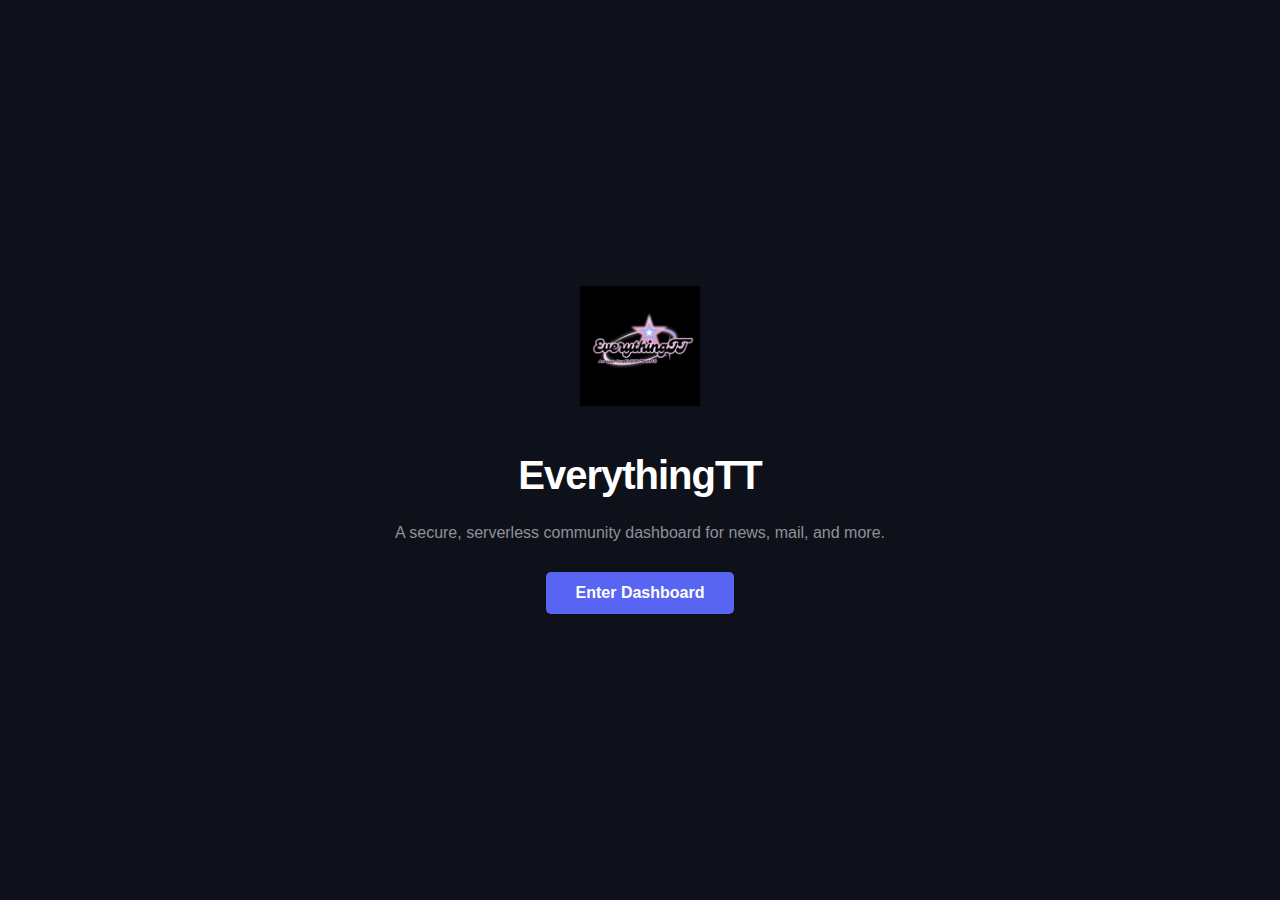
<file: index.html>
<!DOCTYPE html>
<html lang="en">
<head>
    <meta charset="UTF-8">
    <meta name="viewport" content="width=device-width, initial-scale=1.0">
    <title>EverythingTT - Community Dashboard</title>
    <style>
        :root {
            --primary: #5865f2;
            --bg: #0f111a;
            --text: #ffffff;
        }
        body {
            margin: 0;
            padding: 0;
            background: var(--bg);
            color: var(--text);
            font-family: 'Segoe UI', Tahoma, Geneva, Verdana, sans-serif;
            display: flex;
            flex-direction: column;
            align-items: center;
            justify-content: center;
            height: 100vh;
            text-align: center;
        }
        .logo {
            width: 120px;
            margin-bottom: 20px;
        }
        h1 {
            font-size: 2.5rem;
            margin-bottom: 10px;
            letter-spacing: -1px;
        }
        p {
            color: #8e9297;
            margin-bottom: 30px;
            max-width: 500px;
        }
        .btn {
            background: var(--primary);
            color: white;
            padding: 12px 30px;
            border-radius: 5px;
            text-decoration: none;
            font-weight: bold;
            transition: opacity 0.2s;
        }
        .btn:hover {
            opacity: 0.9;
        }
    </style>
</head>
<body>
    <img src="logo/EverythingTT.png" alt="EverythingTT Logo" class="logo">
    <h1>EverythingTT</h1>
    <p>A secure, serverless community dashboard for news, mail, and more.</p>
    <a href="news/index.html" class="btn">Enter Dashboard</a>

    <script>
        // Automatic redirect if preferred
        // window.location.href = 'news/index.html';
    </script>
</body>
</html>
</file>
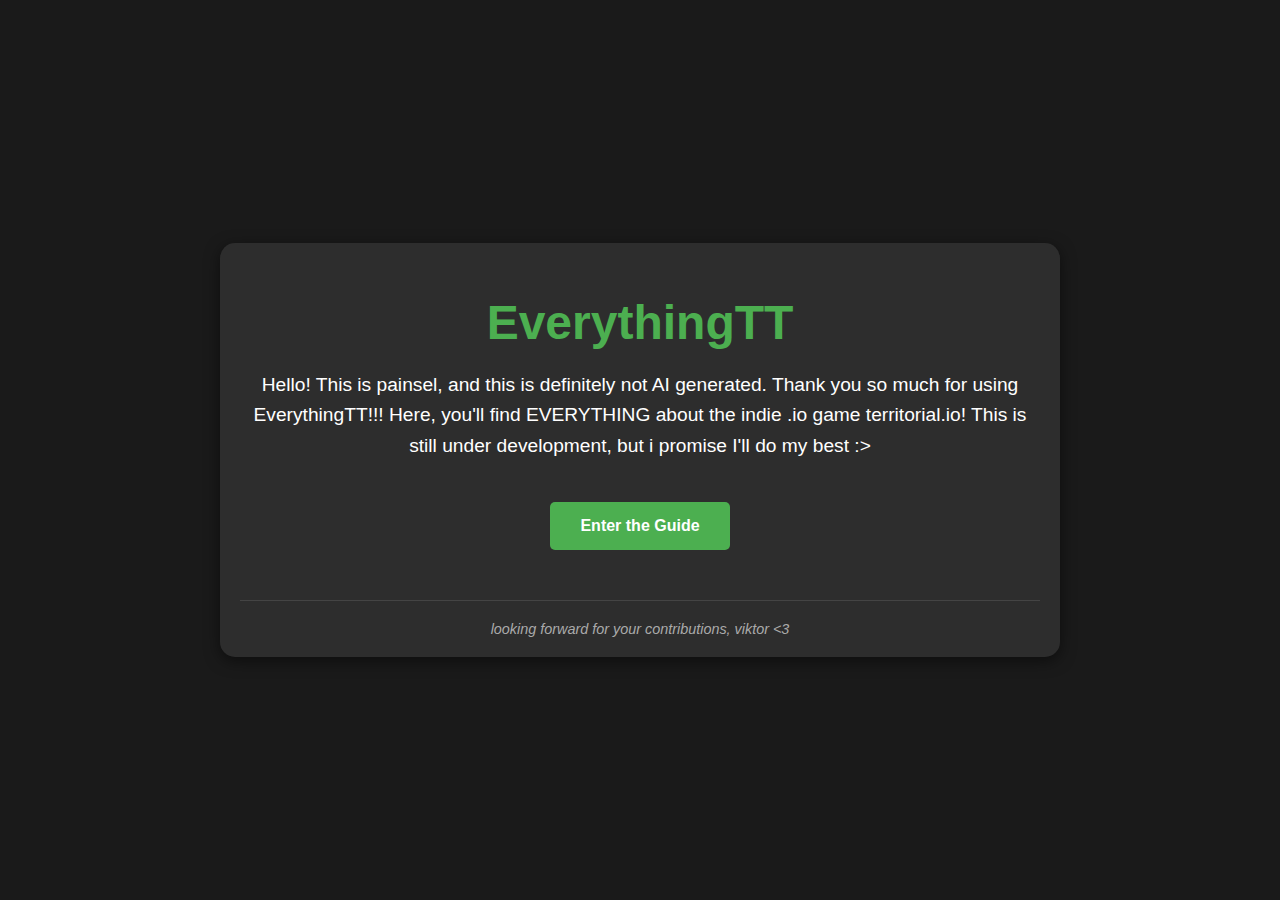
<file: Index.html>
<!DOCTYPE html>
<html lang="en">
<head>
    <meta charset="UTF-8">
    <meta name="viewport" content="width=device-width, initial-scale=1.0">
    <title>EverythingTT - Territorial.io Guide</title>
    <style>
        body {
            font-family: 'Segoe UI', Tahoma, Geneva, Verdana, sans-serif;
            background-color: #1a1a1a; /* Dark background like territorial.io */
            color: #ffffff;
            margin: 0;
            padding: 0;
            display: flex;
            flex-direction: column;
            align-items: center;
            justify-content: center;
            min-height: 100vh;
            text-align: center;
        }
        .container {
            max-width: 800px;
            padding: 20px;
            background-color: #2d2d2d;
            border-radius: 15px;
            box-shadow: 0 4px 15px rgba(0,0,0,0.5);
        }
        h1 {
            color: #4CAF50; /* A nice game-like green */
            font-size: 3em;
            margin-bottom: 10px;
        }
        .intro-text {
            font-size: 1.2em;
            line-height: 1.6;
            margin-bottom: 30px;
        }
        .btn {
            display: inline-block;
            padding: 15px 30px;
            background-color: #4CAF50;
            color: white;
            text-decoration: none;
            border-radius: 5px;
            font-weight: bold;
            transition: background 0.3s;
            margin-top: 10px;
        }
        .btn:hover {
            background-color: #45a049;
        }
        .viktor-note {
            margin-top: 50px;
            font-style: italic;
            color: #aaa;
            font-size: 0.9em;
            border-top: 1px solid #444;
            padding-top: 20px;
        }
    </style>
</head>
<body>

    <div class="container">
        <h1>EverythingTT</h1>
        
        <p class="intro-text">
            Hello! This is painsel, and this is definitely not AI generated. 
            Thank you so much for using EverythingTT!!! Here, you'll find 
            EVERYTHING about the indie .io game territorial.io! This is still 
            under development, but i promise I'll do my best :&gt;
        </p>

        <!-- Link to your future directory -->
        <a href="pages/" class="btn">Enter the Guide</a>

        <div class="viktor-note">
            looking forward for your contributions, viktor &lt;3
        </div>
    </div>

</body>
  </html>
</file>
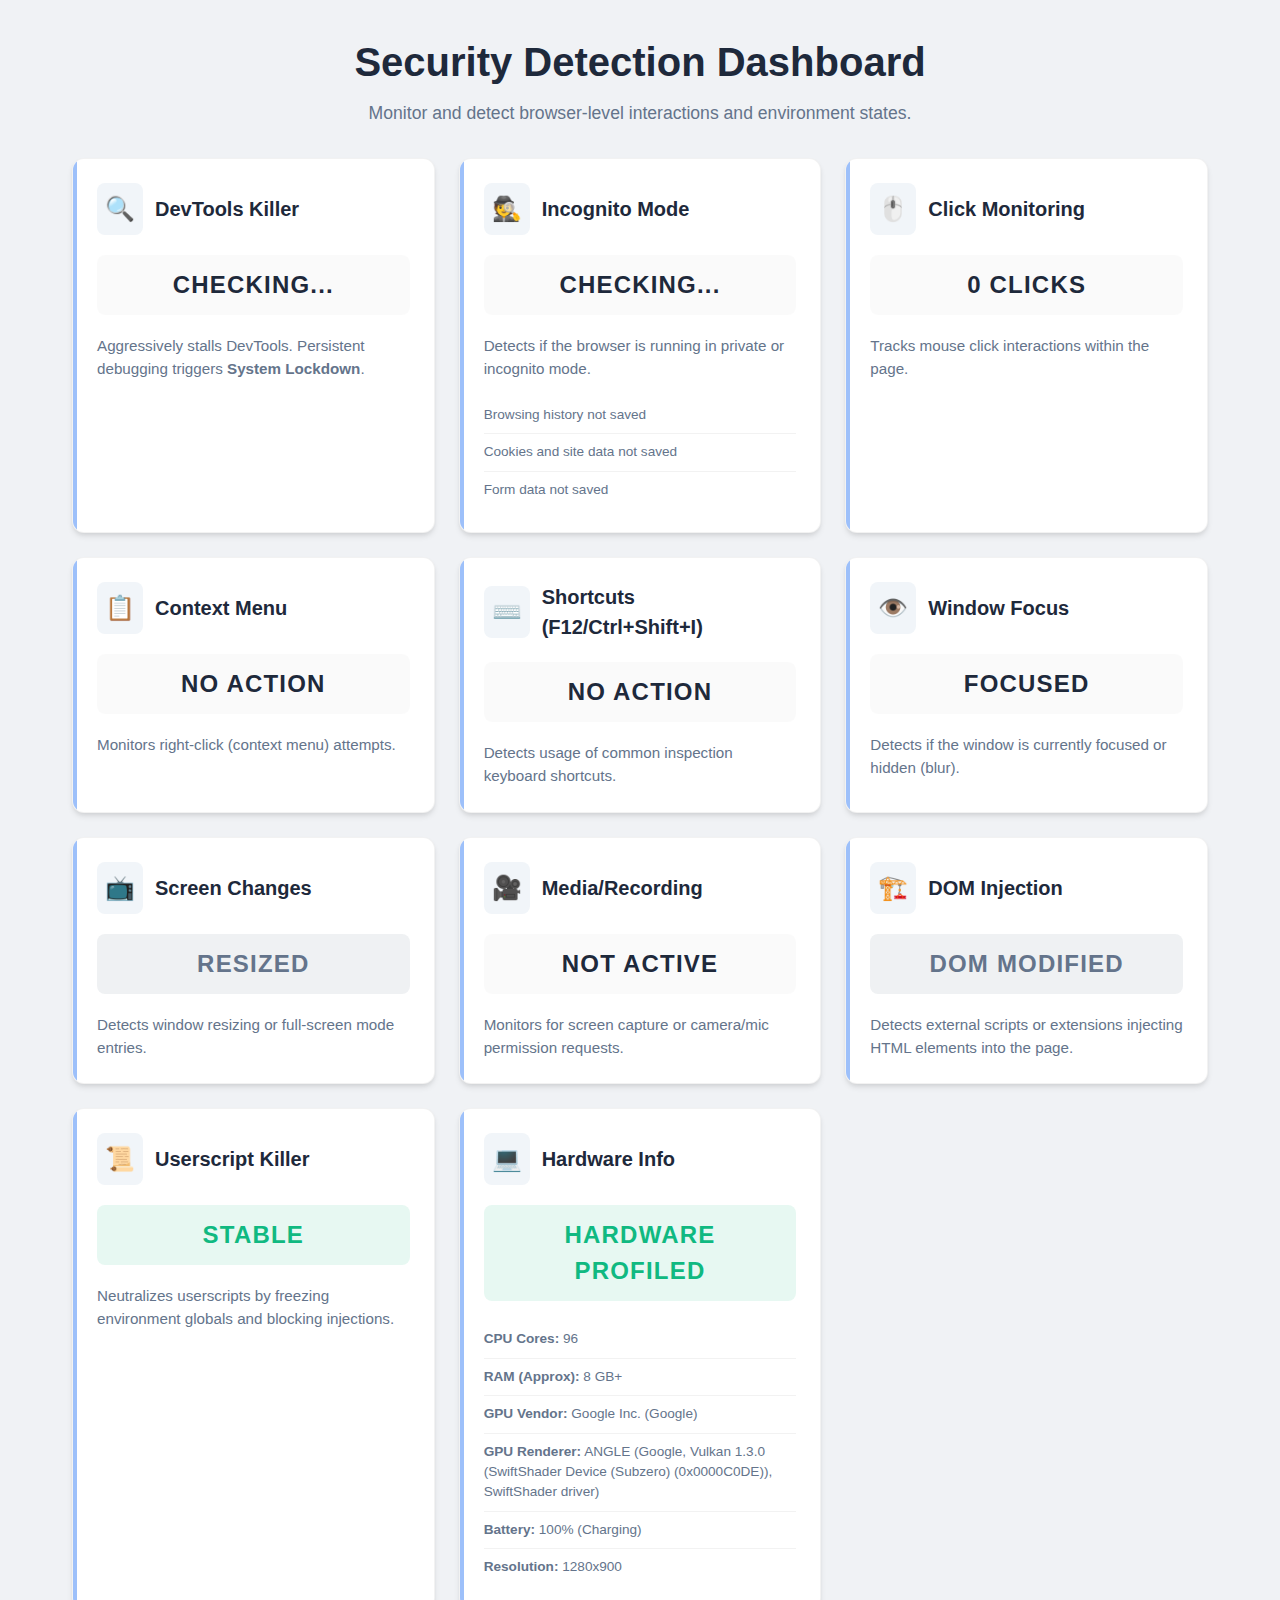
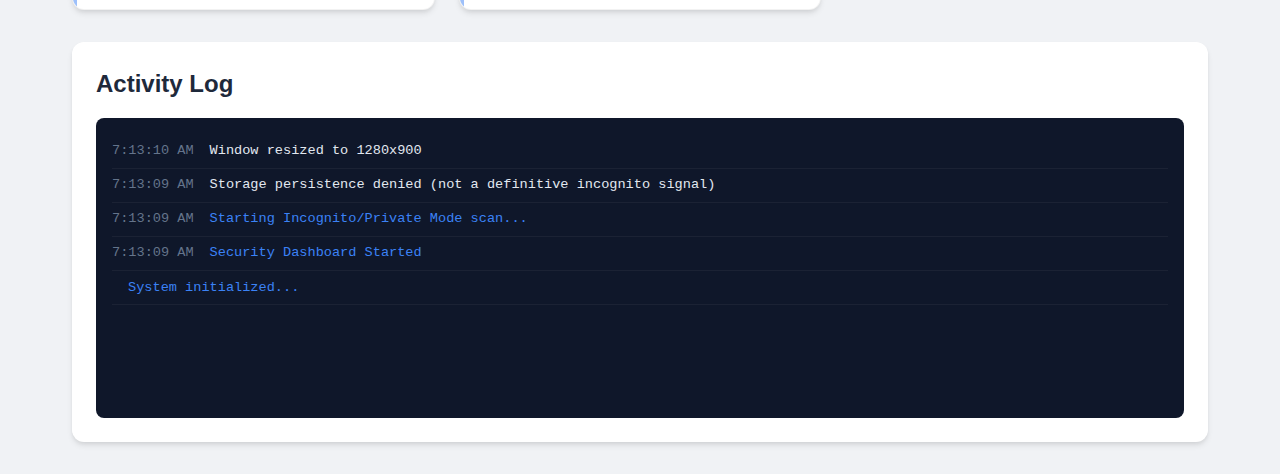
<file: detector/index.html>
<!DOCTYPE html>
<html lang="en">
<head>
    <meta charset="UTF-8">
    <meta name="viewport" content="width=device-width, initial-scale=1.0">
    <!-- Content Security Policy -->
    <meta http-equiv="Content-Security-Policy" content="default-src 'self'; script-src 'self' 'unsafe-inline'; style-src 'self' 'unsafe-inline' https://fonts.googleapis.com; font-src 'self' https://fonts.gstatic.com; img-src 'self' data:; connect-src 'self';">
    <title>Security Testing & Detection Dashboard</title>
    <link rel="stylesheet" href="style.css">
</head>
<body>
    <div class="container">
        <header>
            <h1>Security Detection Dashboard</h1>
            <p>Monitor and detect browser-level interactions and environment states.</p>
        </header>

        <main class="dashboard">
            <!-- Detection Cards -->
            <section class="card" id="card-devtools">
                <div class="card-header">
                    <span class="icon">🔍</span>
                    <h3>DevTools Killer</h3>
                </div>
                <div class="status" id="status-devtools">Checking...</div>
                <p class="description">Aggressively stalls DevTools. Persistent debugging triggers <strong>System Lockdown</strong>.</p>
            </section>

            <section class="card" id="card-incognito">
                <div class="card-header">
                    <span class="icon">🕵️</span>
                    <h3>Incognito Mode</h3>
                </div>
                <div class="status" id="status-incognito">Checking...</div>
                <div class="description">
                    <p>Detects if the browser is running in private or incognito mode.</p>
                    <ul class="info-list">
                        <li>Browsing history not saved</li>
                        <li>Cookies and site data not saved</li>
                        <li>Form data not saved</li>
                    </ul>
                </div>
            </section>

            <section class="card" id="card-clicks">
                <div class="card-header">
                    <span class="icon">🖱️</span>
                    <h3>Click Monitoring</h3>
                </div>
                <div class="status" id="status-clicks">0 Clicks</div>
                <p class="description">Tracks mouse click interactions within the page.</p>
            </section>

            <section class="card" id="card-contextmenu">
                <div class="card-header">
                    <span class="icon">📋</span>
                    <h3>Context Menu</h3>
                </div>
                <div class="status" id="status-contextmenu">No action</div>
                <p class="description">Monitors right-click (context menu) attempts.</p>
            </section>

            <section class="card" id="card-shortcuts">
                <div class="card-header">
                    <span class="icon">⌨️</span>
                    <h3>Shortcuts (F12/Ctrl+Shift+I)</h3>
                </div>
                <div class="status" id="status-shortcuts">No action</div>
                <p class="description">Detects usage of common inspection keyboard shortcuts.</p>
            </section>

            <section class="card" id="card-focus">
                <div class="card-header">
                    <span class="icon">👁️</span>
                    <h3>Window Focus</h3>
                </div>
                <div class="status" id="status-focus">Focused</div>
                <p class="description">Detects if the window is currently focused or hidden (blur).</p>
            </section>

            <section class="card" id="card-screen">
                <div class="card-header">
                    <span class="icon">📺</span>
                    <h3>Screen Changes</h3>
                </div>
                <div class="status" id="status-screen">Stable</div>
                <p class="description">Detects window resizing or full-screen mode entries.</p>
            </section>

            <section class="card" id="card-media">
                <div class="card-header">
                    <span class="icon">🎥</span>
                    <h3>Media/Recording</h3>
                </div>
                <div class="status" id="status-media">Not active</div>
                <p class="description">Monitors for screen capture or camera/mic permission requests.</p>
            </section>

            <section class="card" id="card-dom">
                <div class="card-header">
                    <span class="icon">🏗️</span>
                    <h3>DOM Injection</h3>
                </div>
                <div class="status" id="status-dom">No changes</div>
                <p class="description">Detects external scripts or extensions injecting HTML elements into the page.</p>
            </section>

            <section class="card" id="card-userscript">
                <div class="card-header">
                    <span class="icon">📜</span>
                    <h3>Userscript Killer</h3>
                </div>
                <div class="status" id="status-userscript">Active</div>
                <p class="description">Neutralizes userscripts by freezing environment globals and blocking injections.</p>
            </section>

            <section class="card" id="card-hardware">
                <div class="card-header">
                    <span class="icon">💻</span>
                    <h3>Hardware Info</h3>
                </div>
                <div class="status" id="status-hardware">Loading...</div>
                <div class="description">
                    <ul class="info-list" id="hardware-list">
                        <!-- Populated by JS -->
                    </ul>
                </div>
            </section>
        </main>

        <section class="event-log">
            <h2>Activity Log</h2>
            <div id="log-container" class="log-container">
                <div class="log-entry system">System initialized...</div>
            </div>
        </section>
    </div>

    <script src="script.js"></script>
</body>
</html>
</file>
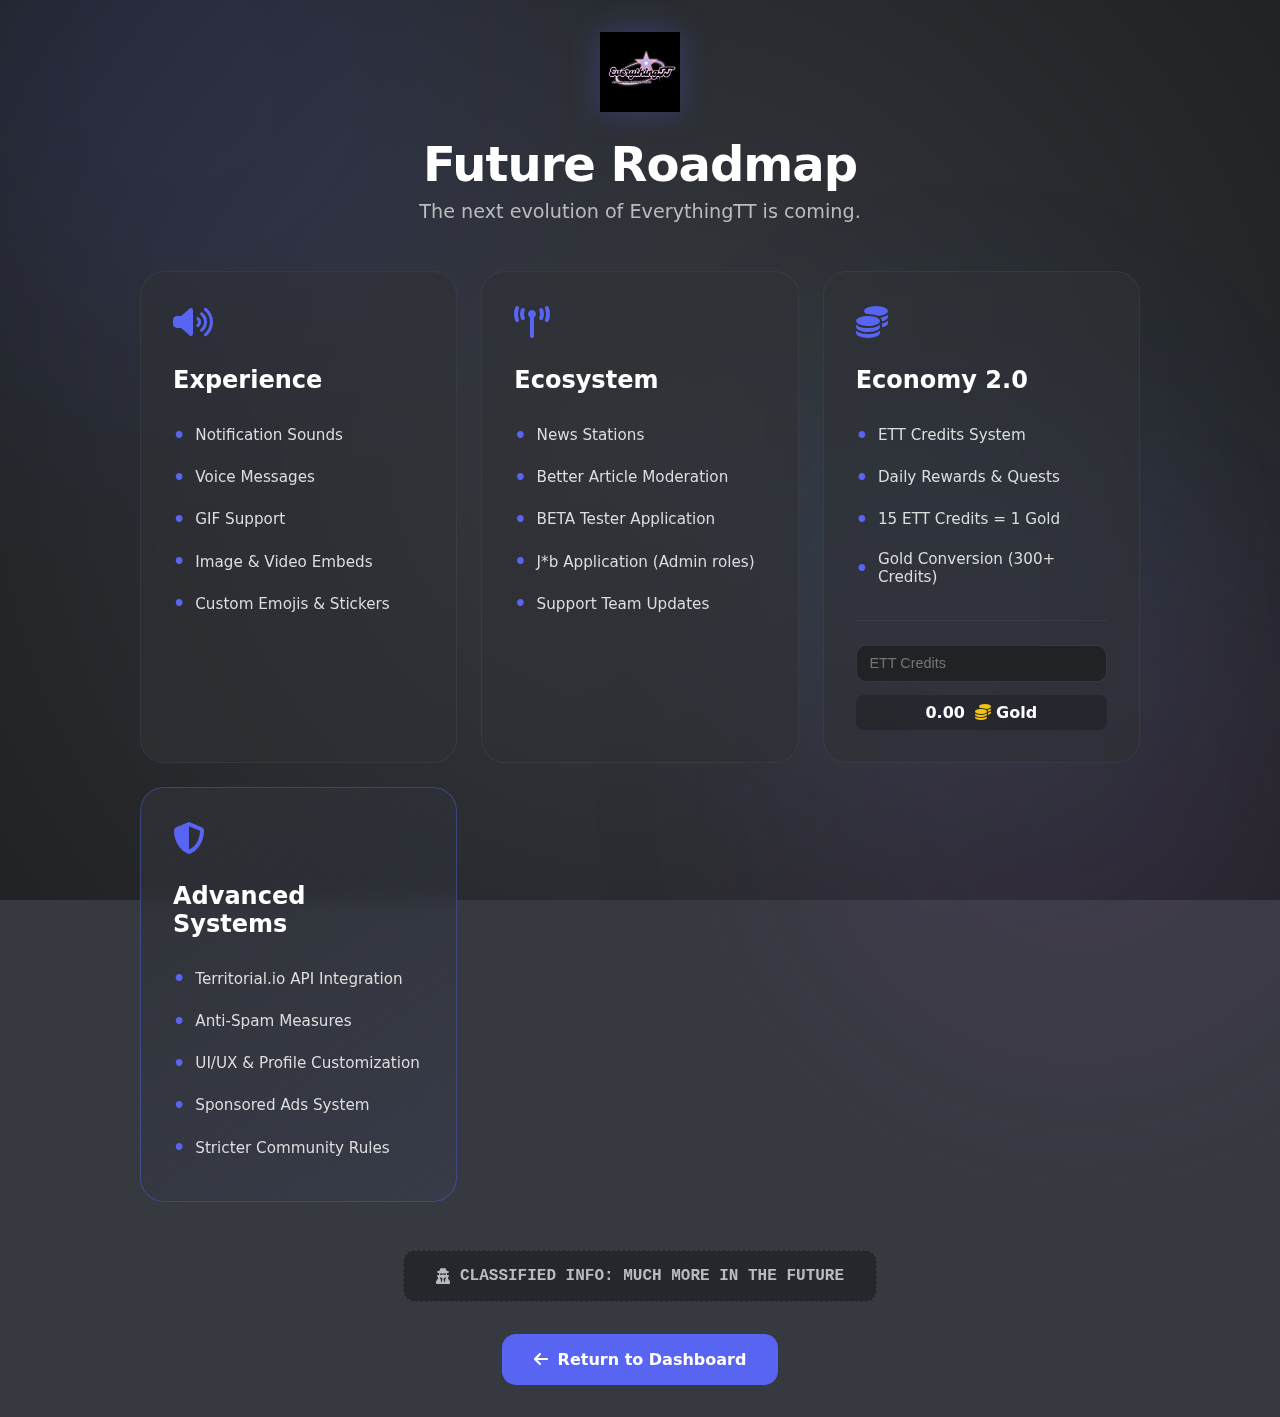
<file: future-updates/index.html>
<!DOCTYPE html>
<html lang="en">
<head>
    <meta charset="UTF-8">
    <meta name="viewport" content="width=device-width, initial-scale=1.0">
    <title>EverythingTT - Future Roadmap</title>
    <meta property="og:title" content="Future Updates - EverythingTT" />
    <meta property="og:type" content="website" />
    <meta property="og:description" content="Explore the upcoming features and roadmap for EverythingTT." />
    <meta property="og:image" content="https://painsel.github.io/Everythingtt/logo/EverythingTT.png" />
    <meta name="theme-color" content="#5865f2">
    <link rel="icon" href="../logo/EverythingTT.png">
    <link rel="stylesheet" href="style.css">
    <link rel="stylesheet" href="https://cdnjs.cloudflare.com/ajax/libs/font-awesome/6.4.0/css/all.min.css">
</head>
<body>
    <div class="background-decor">
        <div class="blob blob-1"></div>
        <div class="blob blob-2"></div>
        <div class="blob blob-3"></div>
    </div>

    <main class="roadmap-container">
        <header class="roadmap-header">
            <div class="logo-wrapper">
                <img src="../logo/EverythingTT.png" alt="EverythingTT Logo" class="logo-img">
            </div>
            <h1>Future Roadmap</h1>
            <p class="subtitle">The next evolution of EverythingTT is coming.</p>
        </header>

        <section class="roadmap-grid">
            <!-- Core Features -->
            <div class="roadmap-card">
                <div class="card-icon"><i class="fas fa-volume-up"></i></div>
                <h3>Experience</h3>
                <ul>
                    <li>Notification Sounds</li>
                    <li>Voice Messages</li>
                    <li>GIF Support</li>
                    <li>Image & Video Embeds</li>
                    <li>Custom Emojis & Stickers</li>
                </ul>
            </div>

            <!-- Community & News -->
            <div class="roadmap-card">
                <div class="card-icon"><i class="fas fa-broadcast-tower"></i></div>
                <h3>Ecosystem</h3>
                <ul>
                    <li>News Stations</li>
                    <li>Better Article Moderation</li>
                    <li>BETA Tester Application</li>
                    <li>J*b Application (Admin roles)</li>
                    <li>Support Team Updates</li>
                </ul>
            </div>

            <!-- Economy -->
            <div class="roadmap-card">
                <div class="card-icon"><i class="fas fa-coins"></i></div>
                <h3>Economy 2.0</h3>
                <ul>
                    <li>ETT Credits System</li>
                    <li>Daily Rewards & Quests</li>
                    <li>15 ETT Credits = 1 Gold</li>
                    <li>Gold Conversion (300+ Credits)</li>
                </ul>
                <div class="calculator-mini">
                    <div class="calc-input">
                        <input type="number" id="credits-input" placeholder="ETT Credits" min="0">
                        <i class="fas fa-exchange-alt"></i>
                    </div>
                    <div class="calc-result">
                        <span id="gold-output">0.00</span> <i class="fas fa-coins gold-icon"></i> Gold
                    </div>
                    <p id="calc-warning" class="calc-warning hidden">Minimum 300 credits required</p>
                </div>
            </div>

            <!-- Advanced Systems -->
            <div class="roadmap-card highlight">
                <div class="card-icon"><i class="fas fa-shield-halved"></i></div>
                <h3>Advanced Systems</h3>
                <ul>
                    <li>Territorial.io API Integration</li>
                    <li>Anti-Spam Measures</li>
                    <li>UI/UX & Profile Customization</li>
                    <li>Sponsored Ads System</li>
                    <li>Stricter Community Rules</li>
                </ul>
            </div>
        </section>

        <footer class="roadmap-footer">
            <div class="classified-box">
                <i class="fas fa-user-secret"></i>
                <span>CLASSIFIED INFO: MUCH MORE IN THE FUTURE</span>
            </div>
            <a href="../news/homepage/" class="back-button">
                <i class="fas fa-arrow-left"></i> Return to Dashboard
            </a>
        </footer>
    </main>

    <script src="script.js"></script>
</body>
</html>
</file>
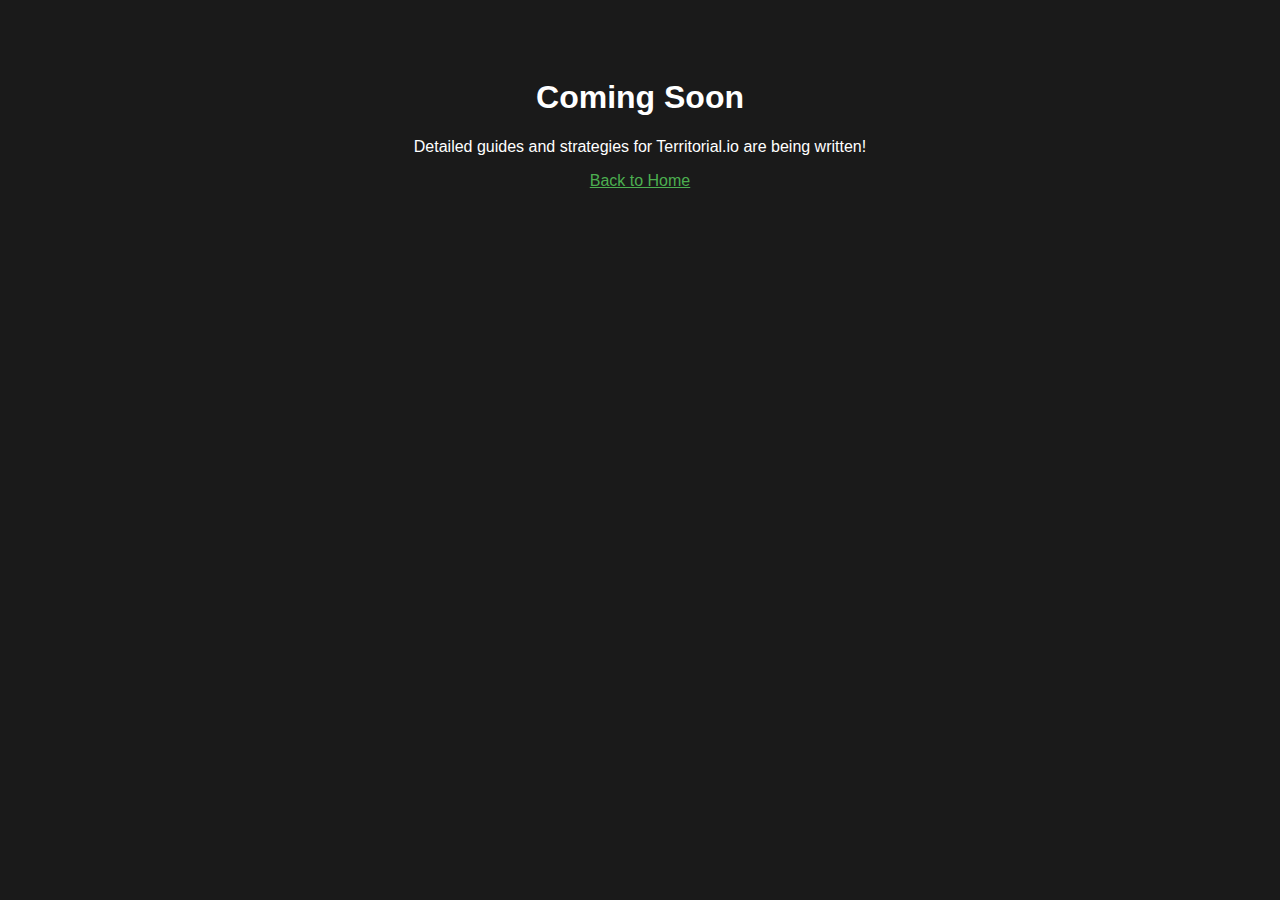
<file: Pages/index.html>
<!DOCTYPE html>
<html lang="en">
<head>
    <meta charset="UTF-8">
    <title>Coming Soon</title>
    <style>
        body { background-color: #1a1a1a; color: white; text-align: center; font-family: sans-serif; padding-top: 50px; }
        a { color: #4CAF50; }
    </style>
</head>
<body>
    <h1>Coming Soon</h1>
    <p>Detailed guides and strategies for Territorial.io are being written!</p>
    <a href="../index.html">Back to Home</a>
</body>
</html>
</file>
<file: detector/style.css>
:root {
    --bg-color: #f0f2f5;
    --card-bg: #ffffff;
    --header-bg: #1e293b;
    --primary-color: #3b82f6;
    --secondary-color: #64748b;
    --text-color: #1e293b;
    --status-positive: #10b981;
    --status-negative: #ef4444;
    --status-neutral: #64748b;
    --shadow: 0 4px 6px -1px rgba(0, 0, 0, 0.1), 0 2px 4px -1px rgba(0, 0, 0, 0.06);
    --border-radius: 12px;
}

* {
    margin: 0;
    padding: 0;
    box-sizing: border-box;
}

body {
    font-family: 'Inter', -apple-system, BlinkMacSystemFont, "Segoe UI", Roboto, sans-serif;
    background-color: var(--bg-color);
    color: var(--text-color);
    line-height: 1.5;
}

.container {
    max-width: 1200px;
    margin: 0 auto;
    padding: 2rem;
}

header {
    margin-bottom: 2rem;
    text-align: center;
}

header h1 {
    font-size: 2.5rem;
    color: var(--header-bg);
    margin-bottom: 0.5rem;
}

header p {
    color: var(--secondary-color);
    font-size: 1.1rem;
}

.dashboard {
    display: grid;
    grid-template-columns: repeat(auto-fit, minmax(300px, 1fr));
    gap: 1.5rem;
    margin-bottom: 2rem;
}

.card {
    background: var(--card-bg);
    border-radius: var(--border-radius);
    padding: 1.5rem;
    box-shadow: var(--shadow);
    transition: all 0.3s cubic-bezier(0.4, 0, 0.2, 1);
    border: 1px solid rgba(0,0,0,0.05);
    position: relative;
    overflow: hidden;
}

.card::after {
    content: '';
    position: absolute;
    top: 0;
    left: 0;
    width: 4px;
    height: 100%;
    background: var(--primary-color);
    opacity: 0.5;
}

.card:hover {
    transform: translateY(-8px);
    box-shadow: 0 20px 25px -5px rgba(0, 0, 0, 0.1), 0 10px 10px -5px rgba(0, 0, 0, 0.04);
}

.card-header {
    display: flex;
    align-items: center;
    gap: 0.75rem;
    margin-bottom: 1rem;
}

.card-header h3 {
    font-size: 1.25rem;
    font-weight: 600;
}

.card-header .icon {
    font-size: 1.5rem;
    background: #f1f5f9;
    padding: 0.5rem;
    border-radius: 8px;
    display: flex;
    align-items: center;
    justify-content: center;
}

.card-doc-link {
    display: inline-block;
    margin-top: 1rem;
    font-size: 0.75rem;
    color: var(--primary-color);
    text-decoration: none;
    font-weight: 600;
    transition: opacity 0.2s;
}

.card-doc-link:hover {
    text-decoration: underline;
    opacity: 0.8;
}

.status {
    font-size: 1.5rem;
    font-weight: 700;
    margin: 1.25rem 0;
    padding: 0.75rem;
    border-radius: 8px;
    text-align: center;
    background-color: rgba(0,0,0,0.02);
    text-transform: uppercase;
    letter-spacing: 0.05em;
    transition: all 0.3s ease;
}

.status.positive {
    color: var(--status-positive);
    background-color: rgba(16, 185, 129, 0.1);
}

.status.negative {
    color: var(--status-negative);
    background-color: rgba(239, 68, 68, 0.1);
}

.status.neutral {
    color: var(--status-neutral);
    background-color: rgba(100, 116, 139, 0.1);
}

.description {
    color: var(--secondary-color);
    font-size: 0.95rem;
}

.info-list {
    list-style: none;
    margin-top: 1rem;
}

.info-list li {
    padding: 0.5rem 0;
    border-bottom: 1px solid rgba(0,0,0,0.05);
    font-size: 0.85rem;
}

.info-list li:last-child {
    border-bottom: none;
}

.event-log {
    background: var(--card-bg);
    border-radius: var(--border-radius);
    padding: 1.5rem;
    box-shadow: var(--shadow);
}

.event-log h2 {
    font-size: 1.5rem;
    margin-bottom: 1rem;
    color: var(--header-bg);
}

.log-container {
    height: 300px;
    overflow-y: auto;
    background: #0f172a;
    border-radius: 8px;
    padding: 1rem;
    font-family: 'Fira Code', monospace;
    font-size: 0.85rem;
}

.log-entry {
    padding: 0.4rem 0;
    border-bottom: 1px solid rgba(255,255,255,0.05);
}

.log-entry::before {
    content: attr(data-time);
    color: #64748b;
    margin-right: 1rem;
}

.log-entry.info { color: #e2e8f0; }
.log-entry.alert { color: #ef4444; font-weight: 600; }
.log-entry.system { color: #3b82f6; }

/* Custom Context Menu */
.custom-menu {
    display: none;
    position: fixed;
    background: white;
    border: 1px solid #cbd5e1;
    border-radius: 8px;
    box-shadow: 0 10px 15px -3px rgba(0, 0, 0, 0.1);
    z-index: 1000000;
    min-width: 200px;
    padding: 5px 0;
}

.custom-menu ul {
    list-style: none;
}

.custom-menu li {
    padding: 8px 15px;
    font-size: 0.85rem;
    cursor: pointer;
    color: #334155;
    transition: background 0.2s;
}

.custom-menu li:hover {
    background: #f1f5f9;
    color: var(--primary-color);
}

.custom-menu li.separator {
    height: 1px;
    background: #e2e8f0;
    margin: 5px 0;
    cursor: default;
}

/* DevTools Specific Menu Style */
.dev-menu {
    background: #1e293b;
    border-color: #334155;
    box-shadow: 0 10px 15px -3px rgba(0, 0, 0, 0.3);
}

.dev-menu li {
    color: #e2e8f0;
}

.dev-menu li:hover {
    background: #334155;
    color: #3b82f6;
}

.dev-menu li.separator {
    background: #334155;
}

/* Custom DevTools Panel */
.devtools-panel {
    display: none;
    position: fixed;
    bottom: 0;
    left: 0;
    width: 100%;
    height: 40%;
    background: #ffffff;
    border-top: 2px solid #e2e8f0;
    z-index: 1000001;
    flex-direction: column;
    box-shadow: 0 -10px 25px -5px rgba(0, 0, 0, 0.1);
}

.devtools-header {
    background: #f8fafc;
    padding: 0 1rem;
    display: flex;
    justify-content: space-between;
    align-items: center;
    border-bottom: 1px solid #e2e8f0;
    height: 35px;
}

.devtools-header .tabs {
    display: flex;
    gap: 5px;
    height: 100%;
}

.tab-btn {
    background: none;
    border: none;
    padding: 0 15px;
    font-size: 0.75rem;
    cursor: pointer;
    color: #64748b;
    border-bottom: 2px solid transparent;
    height: 100%;
}

.tab-btn:hover {
    color: var(--text-color);
}

.tab-btn.active {
    color: var(--primary-color);
    border-bottom-color: var(--primary-color);
    font-weight: 600;
}

.devtools-header .close-btn {
    background: none;
    border: none;
    font-size: 1.25rem;
    cursor: pointer;
    color: #94a3b8;
}

.devtools-content {
    flex: 1;
    overflow-y: auto;
    background: #ffffff;
}

.tab-pane {
    display: none;
    height: 100%;
    padding: 1rem;
}

.tab-pane.active {
    display: block;
}

.console-output {
    font-family: 'Fira Code', monospace;
    font-size: 0.8rem;
    color: #334155;
    height: calc(100% - 30px);
    overflow-y: auto;
}

.console-input-line {
    display: flex;
    align-items: center;
    gap: 10px;
    padding-top: 5px;
    border-top: 1px solid #f1f5f9;
}

.console-input-line span {
    color: var(--primary-color);
    font-weight: bold;
}

#dev-console-input {
    flex: 1;
    border: none;
    outline: none;
    font-family: 'Fira Code', monospace;
    font-size: 0.8rem;
}

.network-table {
    width: 100%;
    border-collapse: collapse;
    font-size: 0.75rem;
}

.network-table th {
    text-align: left;
    background: #f8fafc;
    padding: 8px;
    border-bottom: 1px solid #e2e8f0;
    color: #64748b;
}

.network-table td {
    padding: 6px 8px;
    border-bottom: 1px solid #f1f5f9;
}

.elements-tree {
    font-family: 'Fira Code', monospace;
    font-size: 0.75rem;
    color: #0e7490;
}

@media (max-width: 768px) {
    .container {
        padding: 1rem;
    }
    header h1 {
        font-size: 2rem;
    }
}
</file>
<file: future-updates/style.css>
:root {
    --primary: #5865f2;
    --primary-hover: #4752c4;
    --bg-dark: #36393f;
    --card-bg: #2f3136;
    --input-bg: #202225;
    --text-muted: #b9bbbe;
    --text-main: #dcddde;
    --white: #ffffff;
    --gold: #f1c40f;
    --shadow-lg: 0 20px 50px rgba(0,0,0,0.4);
    --transition: all 0.3s cubic-bezier(0.4, 0, 0.2, 1);
}

* {
    box-sizing: border-box;
    margin: 0;
    padding: 0;
}

body {
    font-family: 'Segoe UI', system-ui, -apple-system, sans-serif;
    background-color: var(--bg-dark);
    color: var(--text-main);
    min-height: 100vh;
    display: flex;
    justify-content: center;
    align-items: center;
    overflow-x: hidden;
    padding: 2rem 1rem;
}

/* Background Decor */
.background-decor {
    position: fixed;
    top: 0;
    left: 0;
    width: 100%;
    height: 100%;
    z-index: -1;
    background: radial-gradient(circle at 50% 50%, #36393f 0%, #202225 100%);
}

.blob {
    position: absolute;
    width: 600px;
    height: 600px;
    background: var(--primary);
    filter: blur(120px);
    border-radius: 50%;
    opacity: 0.1;
    animation: blobFloat 20s infinite alternate;
}

.blob-1 { top: -200px; left: -100px; animation-delay: 0s; }
.blob-2 { bottom: -200px; right: -100px; background: #9b59b6; animation-delay: -5s; }
.blob-3 { top: 40%; left: 60%; background: #3498db; width: 400px; height: 400px; animation-delay: -10s; }

@keyframes blobFloat {
    from { transform: translate(0, 0) scale(1); }
    to { transform: translate(100px, 50px) scale(1.1); }
}

/* Container */
.roadmap-container {
    width: 100%;
    max-width: 1000px;
    animation: fadeIn 0.8s ease-out;
}

@keyframes fadeIn {
    from { opacity: 0; transform: translateY(20px); }
    to { opacity: 1; transform: translateY(0); }
}

/* Header */
.roadmap-header {
    text-align: center;
    margin-bottom: 3rem;
}

.logo-wrapper {
    width: 80px;
    height: 80px;
    margin: 0 auto 1.5rem;
    filter: drop-shadow(0 0 15px rgba(88, 101, 242, 0.3));
}

.logo-img {
    width: 100%;
    height: 100%;
    object-fit: contain;
}

.roadmap-header h1 {
    font-size: 3rem;
    font-weight: 800;
    color: var(--white);
    letter-spacing: -1px;
    margin-bottom: 0.5rem;
}

.subtitle {
    font-size: 1.2rem;
    color: var(--text-muted);
}

/* Grid & Cards */
.roadmap-grid {
    display: grid;
    grid-template-columns: repeat(auto-fit, minmax(280px, 1fr));
    gap: 1.5rem;
    margin-bottom: 3rem;
}

.roadmap-card {
    background: rgba(47, 49, 54, 0.6);
    backdrop-filter: blur(10px);
    border: 1px solid rgba(255, 255, 255, 0.05);
    border-radius: 24px;
    padding: 2rem;
    transition: var(--transition);
    position: relative;
    overflow: hidden;
}

.roadmap-card:hover {
    transform: translateY(-5px);
    background: rgba(47, 49, 54, 0.8);
    border-color: rgba(88, 101, 242, 0.3);
    box-shadow: 0 15px 30px rgba(0,0,0,0.3);
}

.roadmap-card.highlight {
    border-color: rgba(88, 101, 242, 0.4);
    background: linear-gradient(145deg, rgba(47, 49, 54, 0.8), rgba(88, 101, 242, 0.05));
}

.card-icon {
    font-size: 2rem;
    color: var(--primary);
    margin-bottom: 1.5rem;
}

.roadmap-card h3 {
    font-size: 1.5rem;
    color: var(--white);
    margin-bottom: 1.25rem;
}

.roadmap-card ul {
    list-style: none;
}

.roadmap-card li {
    padding: 0.6rem 0;
    color: var(--text-main);
    display: flex;
    align-items: center;
    font-size: 0.95rem;
}

.roadmap-card li.completed {
    color: #43b581;
    font-weight: 500;
}

.roadmap-card li.completed i {
    margin-left: 8px;
    font-size: 0.9rem;
}

.roadmap-card li::before {
    content: "•";
    color: var(--primary);
    font-weight: bold;
    margin-right: 10px;
    font-size: 1.2rem;
}

/* Calculator Styles */
.calculator-mini {
    margin-top: 1.5rem;
    padding-top: 1.5rem;
    border-top: 1px solid rgba(255, 255, 255, 0.05);
    display: flex;
    flex-direction: column;
    gap: 0.8rem;
}

.calc-input {
    position: relative;
    display: flex;
    align-items: center;
    z-index: 10;
}

.calc-input input {
    width: 100%;
    background: var(--input-bg);
    border: 1px solid rgba(255, 255, 255, 0.1);
    border-radius: 10px;
    padding: 0.6rem 2.5rem 0.6rem 0.8rem;
    color: var(--white);
    font-size: 0.9rem;
    outline: none;
    position: relative;
    z-index: 11;
}

.calc-input i {
    position: absolute;
    right: 10px;
    color: var(--text-muted);
    font-size: 0.8rem;
}

.calc-result {
    font-size: 1rem;
    font-weight: 700;
    color: var(--white);
    text-align: center;
    background: rgba(0, 0, 0, 0.2);
    padding: 0.5rem;
    border-radius: 8px;
}

.gold-icon {
    color: var(--gold);
    margin-left: 4px;
}

.calc-warning {
    font-size: 0.75rem;
    color: #ed4245;
    text-align: center;
    font-weight: 600;
}

.hidden {
    display: none;
}

/* Footer */
.roadmap-footer {
    text-align: center;
    display: flex;
    flex-direction: column;
    align-items: center;
    gap: 2rem;
}

.classified-box {
    background: rgba(0, 0, 0, 0.3);
    padding: 1rem 2rem;
    border-radius: 12px;
    border: 1px dashed rgba(255, 255, 255, 0.1);
    color: var(--text-muted);
    font-family: 'Courier New', Courier, monospace;
    font-weight: bold;
    display: flex;
    align-items: center;
    gap: 10px;
    animation: pulse 2s infinite;
}

@keyframes pulse {
    0% { opacity: 0.6; }
    50% { opacity: 1; }
    100% { opacity: 0.6; }
}

.back-button {
    text-decoration: none;
    color: var(--white);
    background: var(--primary);
    padding: 1rem 2rem;
    border-radius: 14px;
    font-weight: 700;
    display: inline-flex;
    align-items: center;
    gap: 10px;
    transition: var(--transition);
}

.back-button:hover {
    background: var(--primary-hover);
    transform: scale(1.05);
}

/* Responsive */
@media (max-width: 600px) {
    .roadmap-header h1 {
        font-size: 2rem;
    }
    .roadmap-grid {
        grid-template-columns: 1fr;
    }
}
</file>
